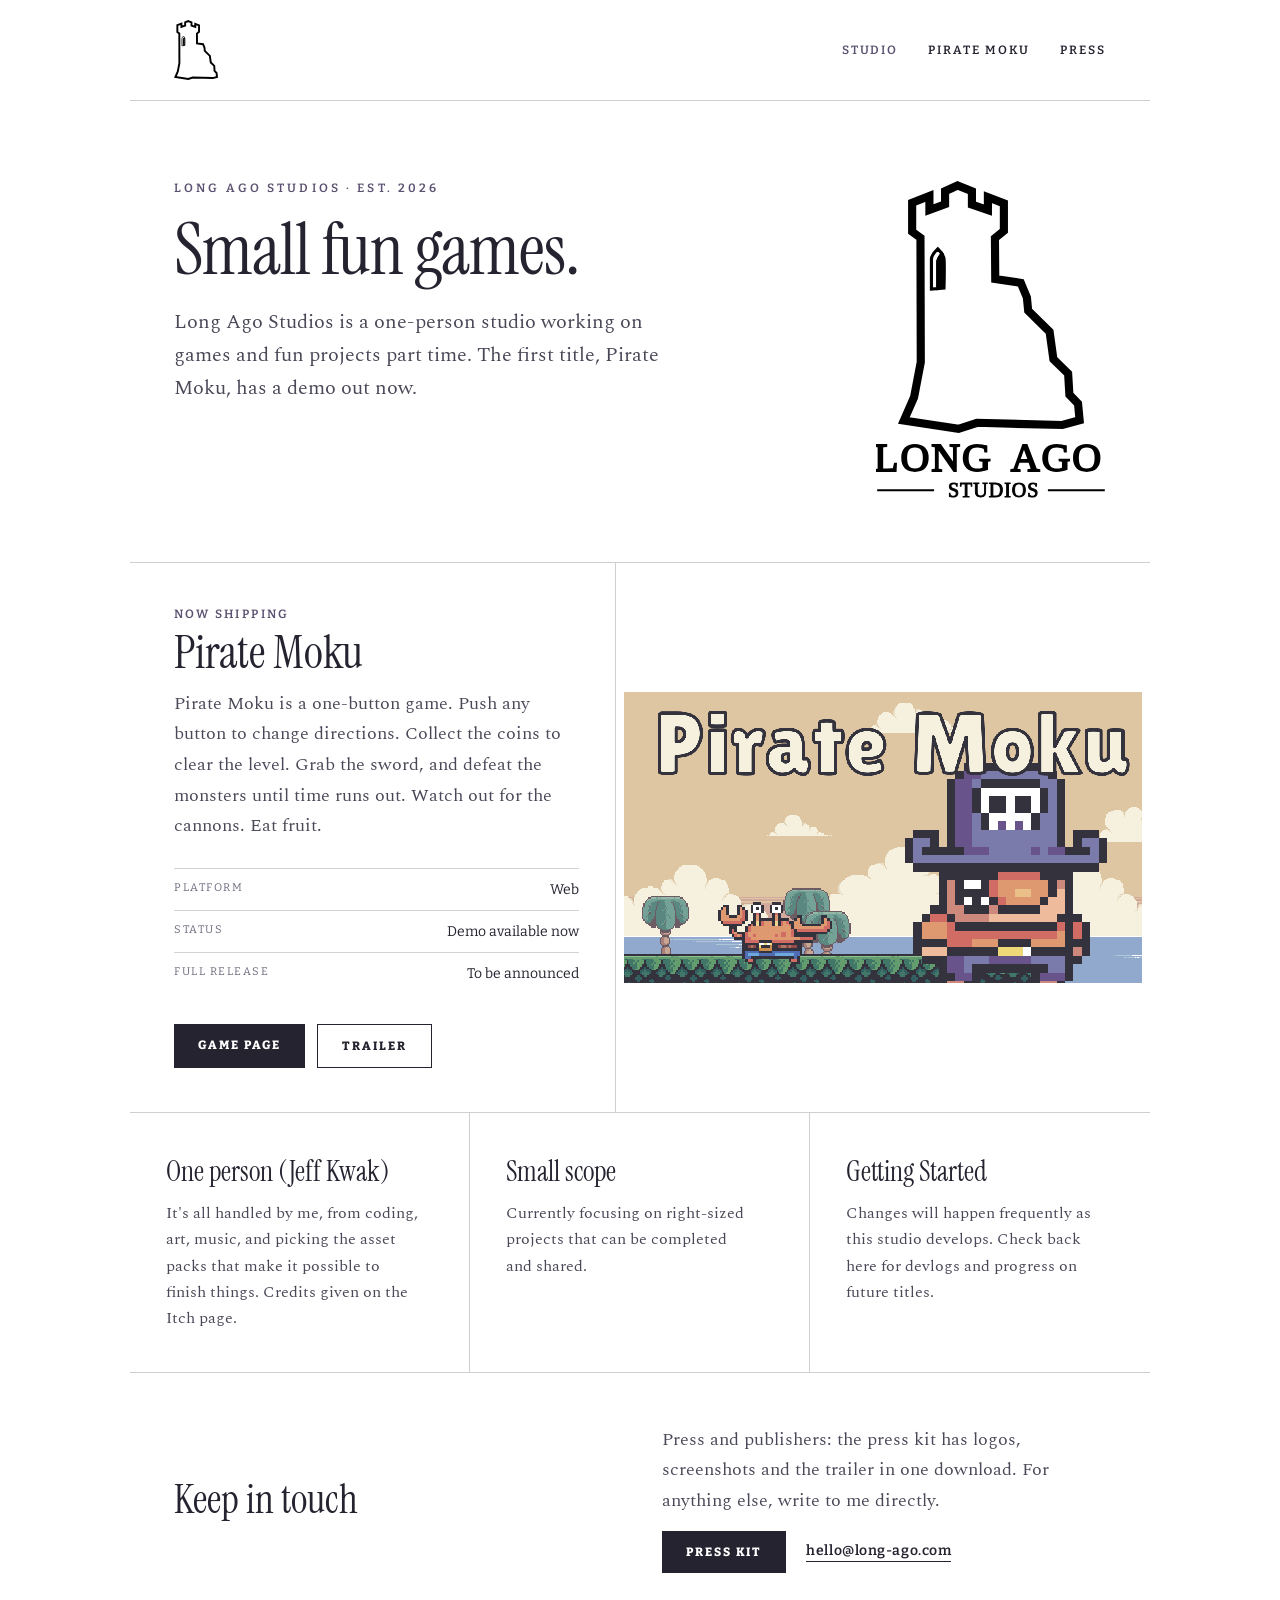
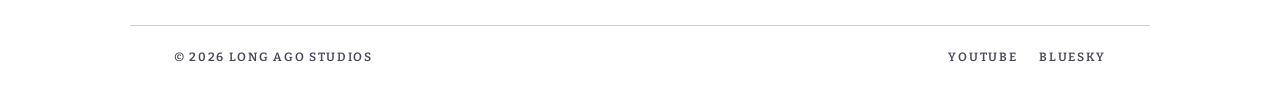
<file: index.html>
<!DOCTYPE html>
<html lang="en">

<head>
    <meta charset="utf-8">
    <meta name="viewport" content="width=device-width, initial-scale=1">
    <title>Long Ago Studios</title>
    <meta name="description"
        content="Long Ago Studios is a one-person studio working on games and fun projects part time. The first title, Pirate Moku, has a demo out now.">
    <link rel="icon" type="image/svg+xml" href="assets/logo-mark-black.svg">
    <link rel="preconnect" href="https://fonts.googleapis.com">
    <link rel="preconnect" href="https://fonts.gstatic.com" crossorigin>
    <link
        href="https://fonts.googleapis.com/css2?family=Instrument+Serif:ital@0;1&family=Spectral:ital,wght@0,300;0,400;0,600;1,400&family=Bitter:wght@400;600;800&display=swap"
        rel="stylesheet">
    <link rel="stylesheet" href="css/style.css">
    <script src="js/site-footer.js" defer></script>
</head>

<body>
    <div class="page">

        <header class="site-header">
            <a class="logo" href="index.html">
                <img src="assets/logo-mark-black.svg" alt="Long Ago Studios">
            </a>
            <nav class="site-nav">
                <a href="index.html" class="current">Studio</a>
                <a href="game-pirate-moku.html">Pirate Moku</a>
                <a href="press.html">Press</a>
            </nav>
        </header>

        <section class="hero">
            <div class="hero-copy">
                <div class="eyebrow eyebrow--wide">Long Ago Studios &middot; est. 2026</div>
                <h1>Small fun games.</h1>
                <p class="lede">Long Ago Studios is a one-person studio working on games
                    and fun projects part time. The first title, Pirate Moku, has a demo out now.</p>
            </div>
            <img class="hero-mark" src="assets/logo-black.svg" alt="Long Ago Studios mark">
        </section>

        <section class="shipping">
            <div class="shipping-copy">
                <div class="eyebrow eyebrow--tight">Now shipping</div>
                <h2>Pirate Moku</h2>
                <p class="pitch">
                    Pirate Moku is a one-button game. Push any button to change directions. Collect the coins to clear
                    the level. Grab the sword, and defeat the monsters until time runs out. Watch out for the cannons.
                    Eat fruit.</p>
                <div class="spec-table">
                    <div class="row"><span class="label">Platform</span><span>Web</span></div>
                    <div class="row"><span class="label">Status</span><span>Demo available now</span></div>
                    <div class="row"><span class="label">Full release</span><span>To be announced</span></div>
                </div>
                <div class="btn-row">
                    <a href="game-pirate-moku.html" class="btn btn-solid">Game page</a>
                    <a href="https://youtu.be/yTu9X_zhKkc" class="btn btn-outline">Trailer</a>
                </div>
            </div>
            <a href="game-pirate-moku.html" class="image-link shipping-art">
                <img class="pixelated" src="assets/pirate-moku/keyart.png" alt="Pirate Moku key art">
            </a>
        </section>

        <section class="principles">
            <div class="principle">
                <h3>One person (Jeff Kwak)</h3>
                <p>It's all handled by me, from coding, art, music, and picking
                the asset packs that make it possible to finish things. Credits
                given on the Itch page.
                </p>
            </div>
            <div class="principle">
                <h3>Small scope</h3>
                <p>Currently focusing on right-sized projects that can be
                completed and shared.</p>
            </div>
            <div class="principle">
                <h3>Getting Started</h3>
                <p>Changes will happen frequently as this studio develops. Check
                back here for devlogs and progress on future titles.</p>
            </div>
        </section>

        <section class="contact" id="press">
            <h2>Keep in touch</h2>
            <div class="contact-copy">
                <p>Press and publishers: the press kit has logos, screenshots and the trailer in one download. For
                    anything else, write to me directly.</p>
                <div class="contact-actions">
                    <a href="press.html" class="btn btn-solid">Press kit</a>
                    <a href="mailto:hello@long-ago.com" class="underline-link">hello@long-ago.com</a>
                </div>
            </div>
        </section>

        <site-footer class="site-footer" role="contentinfo"></site-footer>

    </div>
</body>

</html>
</file>
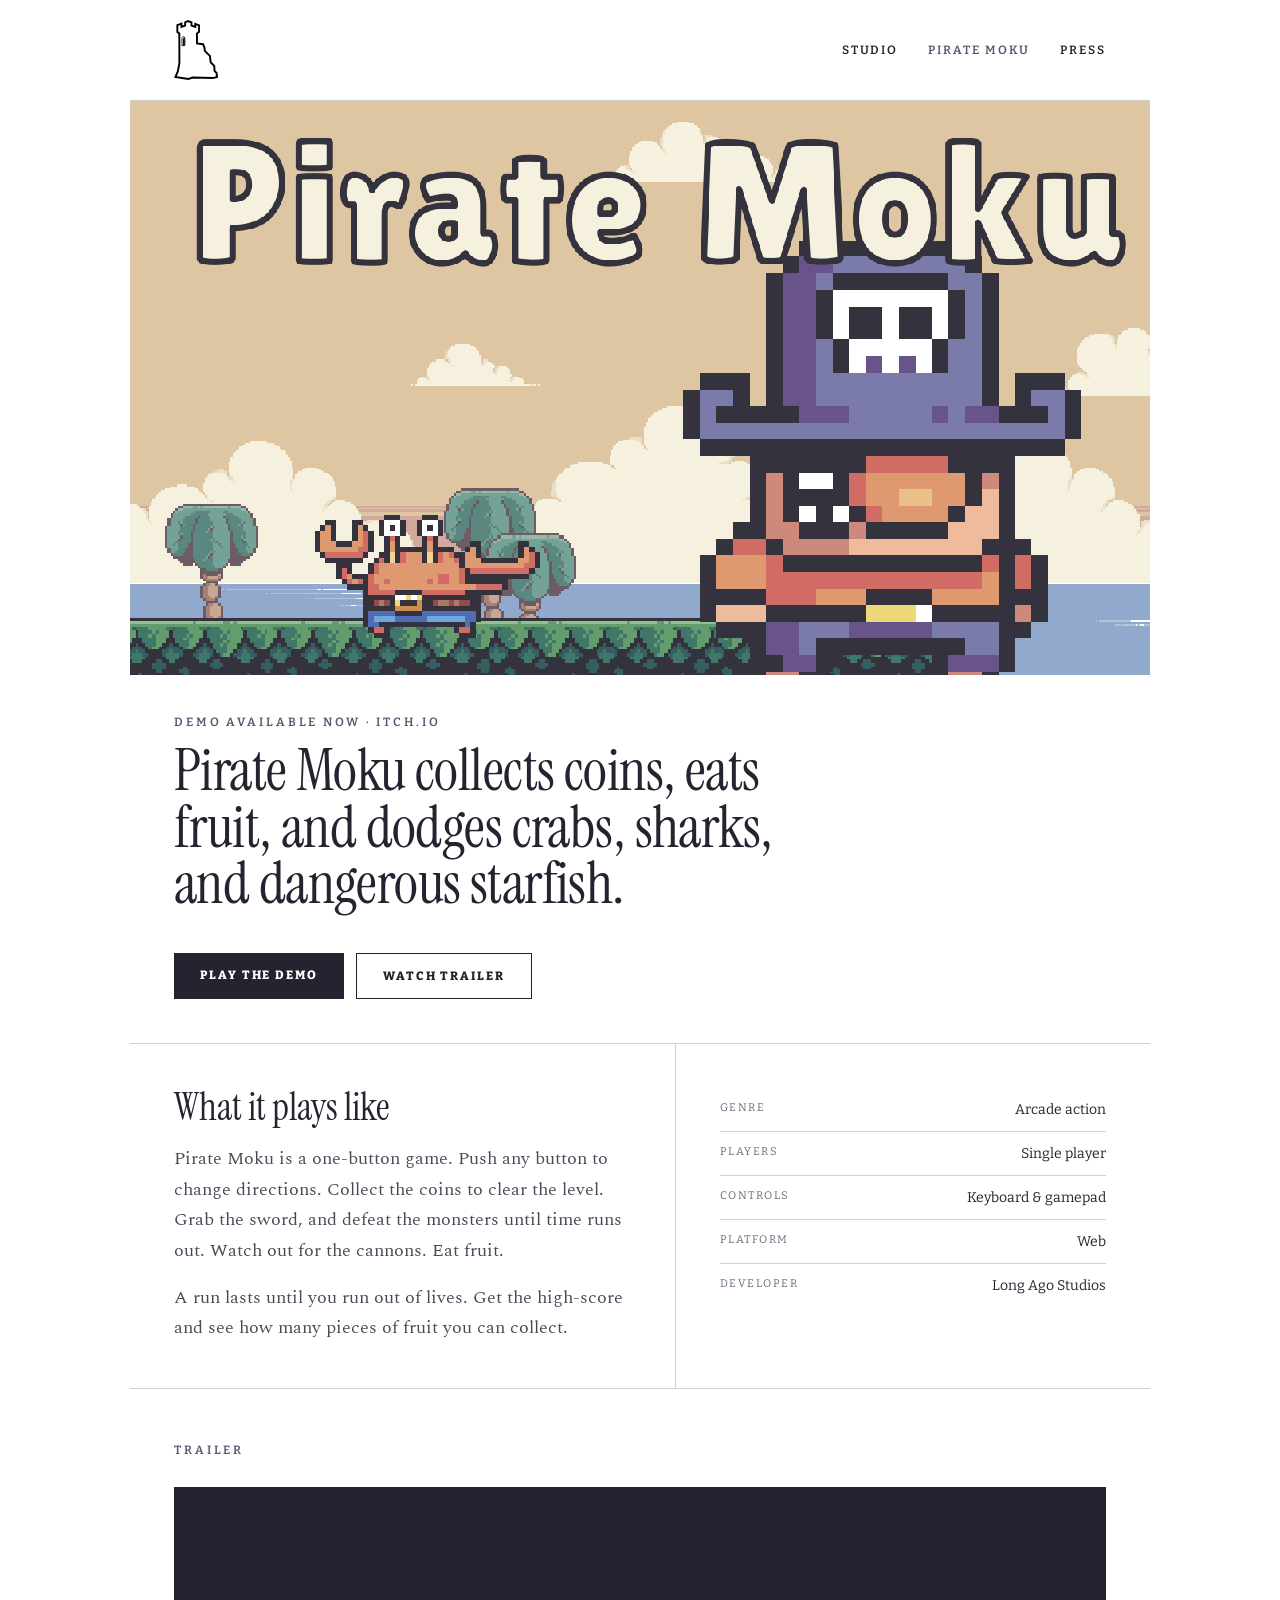
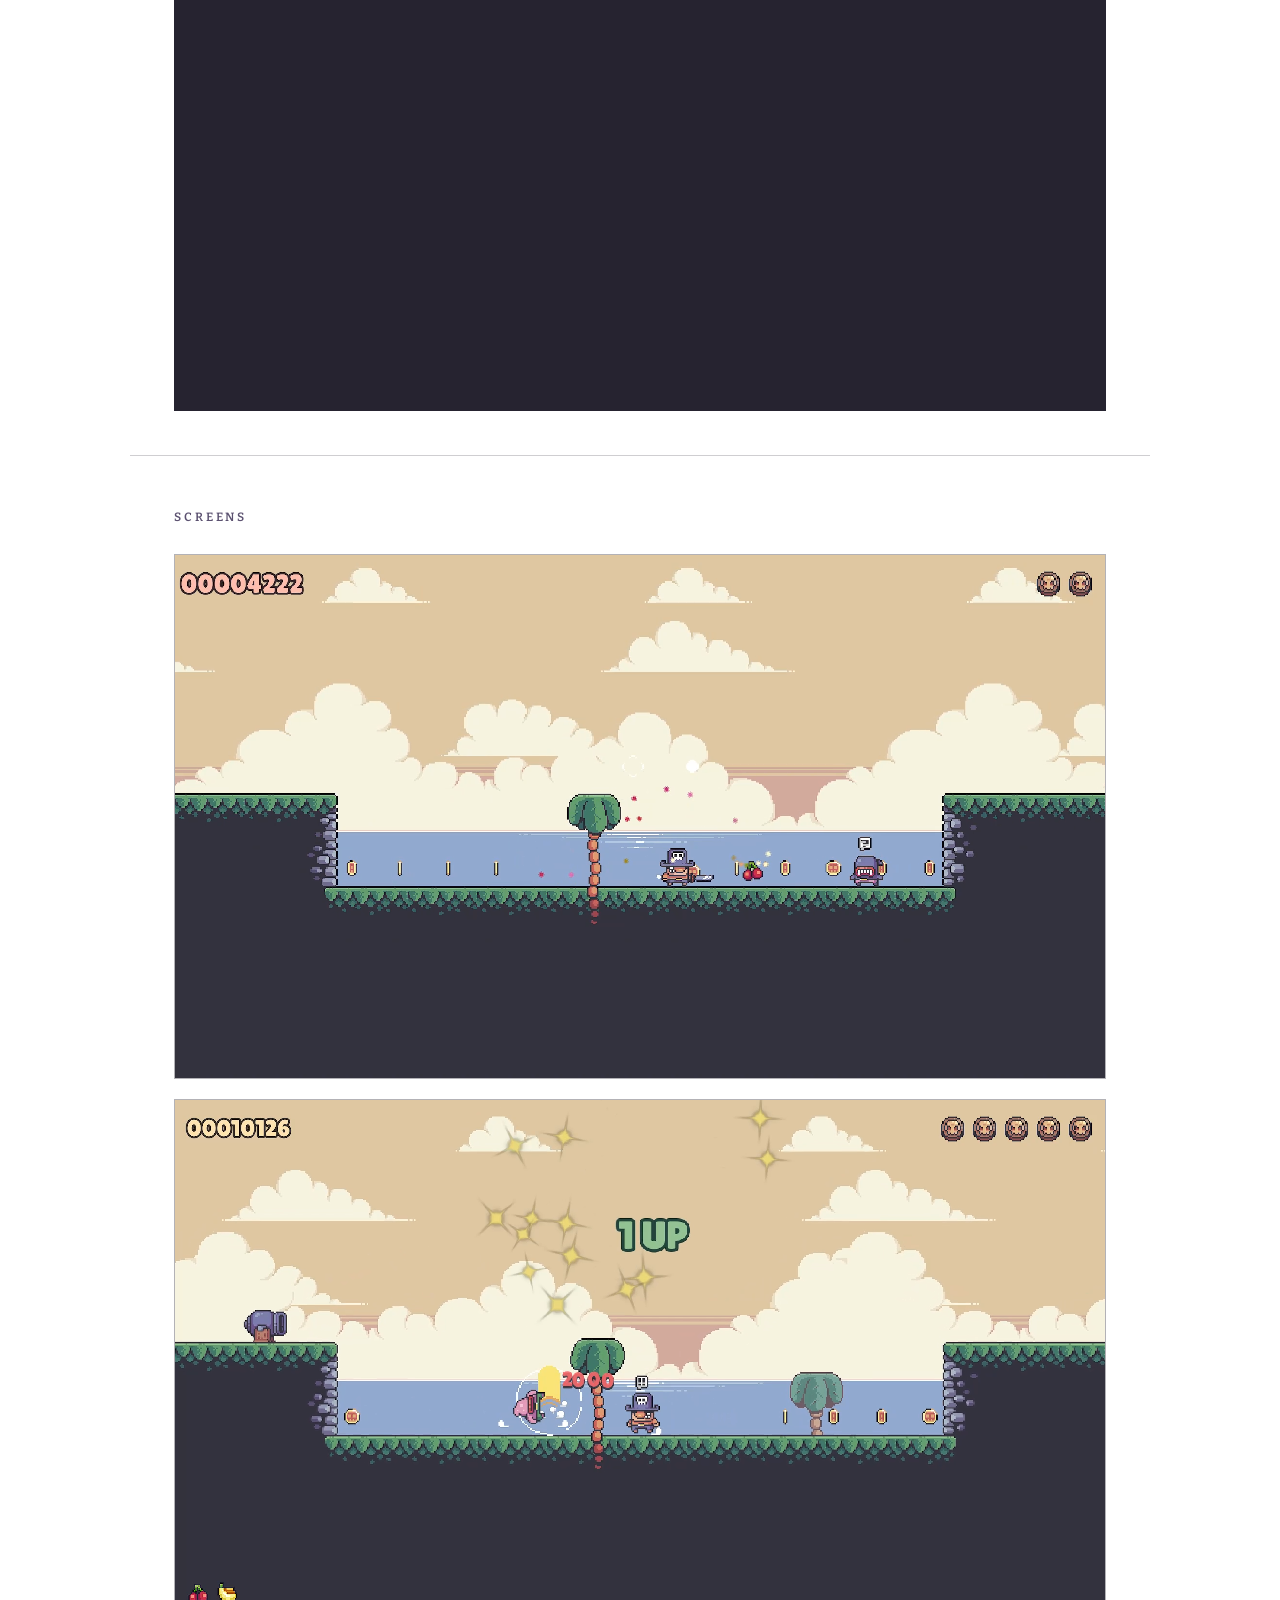
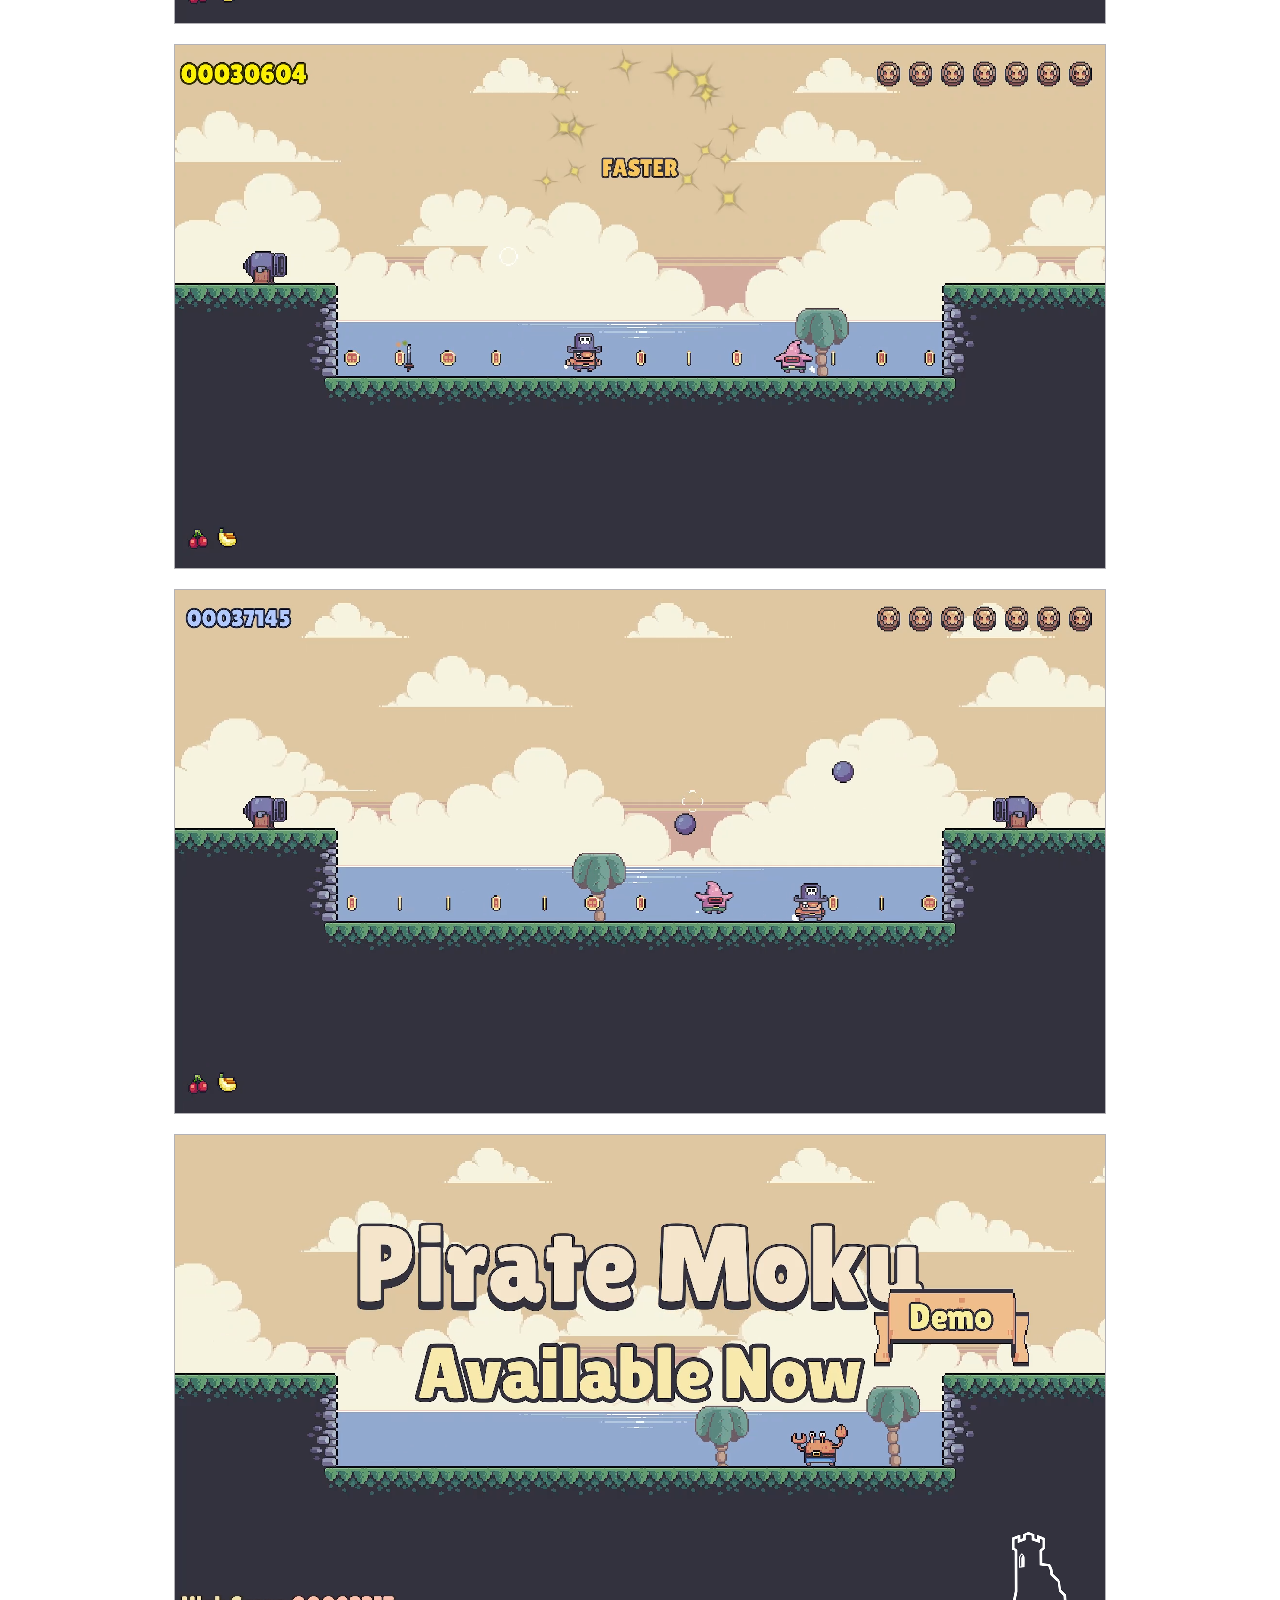
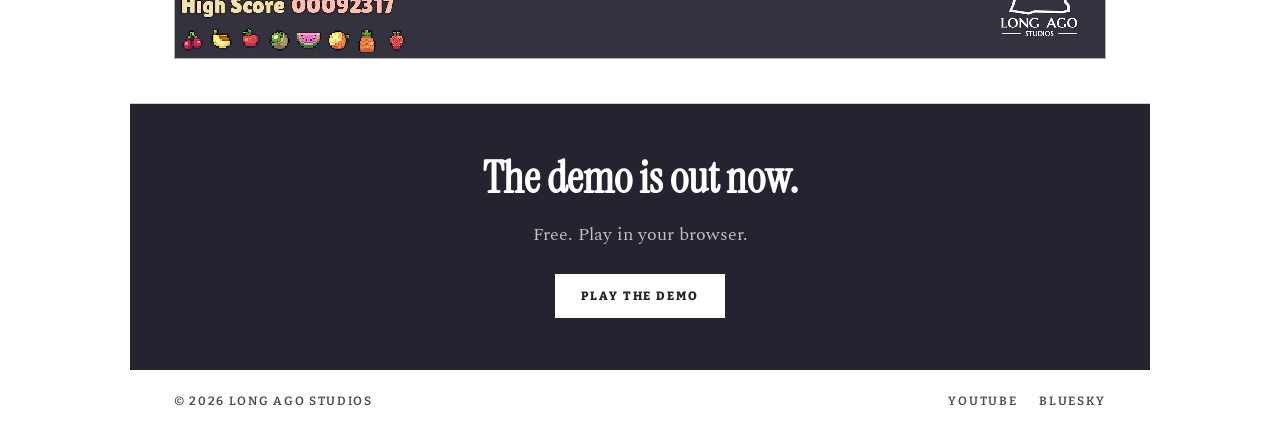
<file: game-pirate-moku.html>
<!DOCTYPE html>
<html lang="en">

<head>
    <meta charset="utf-8">
    <meta name="viewport" content="width=device-width, initial-scale=1">
    <title>Pirate Moku — Long Ago Studios</title>
    <meta name="description"
        content="Pirate Moku: a one-button pixel-art arcade action. Demo available now on Itch.io.">
    <link rel="icon" type="image/svg+xml" href="assets/logo-mark-black.svg">
    <link rel="preconnect" href="https://fonts.googleapis.com">
    <link rel="preconnect" href="https://fonts.gstatic.com" crossorigin>
    <link
        href="https://fonts.googleapis.com/css2?family=Instrument+Serif:ital@0;1&family=Spectral:ital,wght@0,300;0,400;0,600;1,400&family=Bitter:wght@400;600;800&display=swap"
        rel="stylesheet">
    <link rel="stylesheet" href="css/style.css">
    <script src="js/site-footer.js" defer></script>
</head>

<body>
    <div class="page">

        <header class="site-header">
            <a class="logo" href="index.html">
                <img src="assets/logo-mark-black.svg" alt="Long Ago Studios">
            </a>
            <nav class="site-nav">
                <a href="index.html">Studio</a>
                <a href="game-pirate-moku.html" class="current">Pirate Moku</a>
                <a href="press.html">Press</a>
            </nav>
        </header>

        <img class="pixelated" src="assets/pirate-moku/keyart.png" alt="Pirate Moku key art">

        <section class="headline-band">
            <div class="headline-band-copy">
                <div class="eyebrow">Demo available now &middot; itch.io</div>
                <h1>Pirate Moku collects coins, eats fruit, and dodges crabs, sharks, and
                    dangerous starfish.</h1>
            </div>
            <div class="btn-row">
                <a href="https://long-ago-studios.itch.io/pirate-moku" class="btn btn-solid btn--lg">Play the demo</a>
                <a href="https://youtu.be/yTu9X_zhKkc" class="btn btn-outline btn--lg">Watch trailer</a>
            </div>
        </section>

        <section class="plays-like">
            <div class="plays-like-copy">
                <h2>What it plays like</h2>
                <p>
                    Pirate Moku is a one-button game. Push any button to change directions. Collect the coins to clear
                    the level. Grab the sword, and defeat the monsters until time runs out. Watch out for the cannons.
                    Eat fruit.</p>
                <p>A run lasts until you run out of lives. Get the high-score
                    and see how many pieces of fruit you can collect.</p>
            </div>
            <div class="plays-like-specs">
                <div class="spec-table rules-below">
                    <div class="row"><span class="label">Genre</span><span>Arcade action</span></div>
                    <div class="row"><span class="label">Players</span><span>Single player</span></div>
                    <div class="row"><span class="label">Controls</span><span>Keyboard &amp; gamepad</span></div>
                    <div class="row"><span class="label">Platform</span><span>Web</span></div>
                    <div class="row"><span class="label">Developer</span><span>Long Ago Studios</span></div>
                </div>
            </div>
        </section>

        <section class="trailer-section">
            <h2 class="eyebrow">Trailer</h2>
            <div class="trailer-frame">
                <iframe src="https://www.youtube-nocookie.com/embed/yTu9X_zhKkc" title="Pirate Moku trailer"
                    allow="accelerometer; autoplay; clipboard-write; encrypted-media; picture-in-picture"
                    allowfullscreen loading="lazy"></iframe>
            </div>
        </section>

        <section class="screens-section">
            <h2 class="eyebrow">Screens</h2>
            <img class="pixelated" src="assets/pirate-moku/shot-01.png" alt="Pirate Moku gameplay">
            <img class="pixelated" src="assets/pirate-moku/shot-02.png" alt="Pirate Moku gameplay, defeating a starfish enemy for a 1UP">
            <img class="pixelated" src="assets/pirate-moku/shot-03.png" alt="Pirate Moku gameplay, level speeding up">
            <img class="pixelated" src="assets/pirate-moku/shot-05.png" alt="Pirate Moku gameplay, dodging cannon fire">
            <img class="pixelated" src="assets/pirate-moku/shot-04.png" alt="Pirate Moku demo screen">
        </section>

        <section class="demo-callout on-dark">
            <h2>The demo is out now.</h2>
            <p>Free. Play in your browser.</p>
            <div class="btn-row">
                <a href="https://long-ago-studios.itch.io/pirate-moku" class="btn btn-solid btn--lg">Play the demo</a>
                <!-- <a href="#" class="btn btn-outline btn--lg">Wishlist</a> -->
            </div>
        </section>

        <site-footer class="site-footer" role="contentinfo"></site-footer>

    </div>
</body>

</html>
</file>
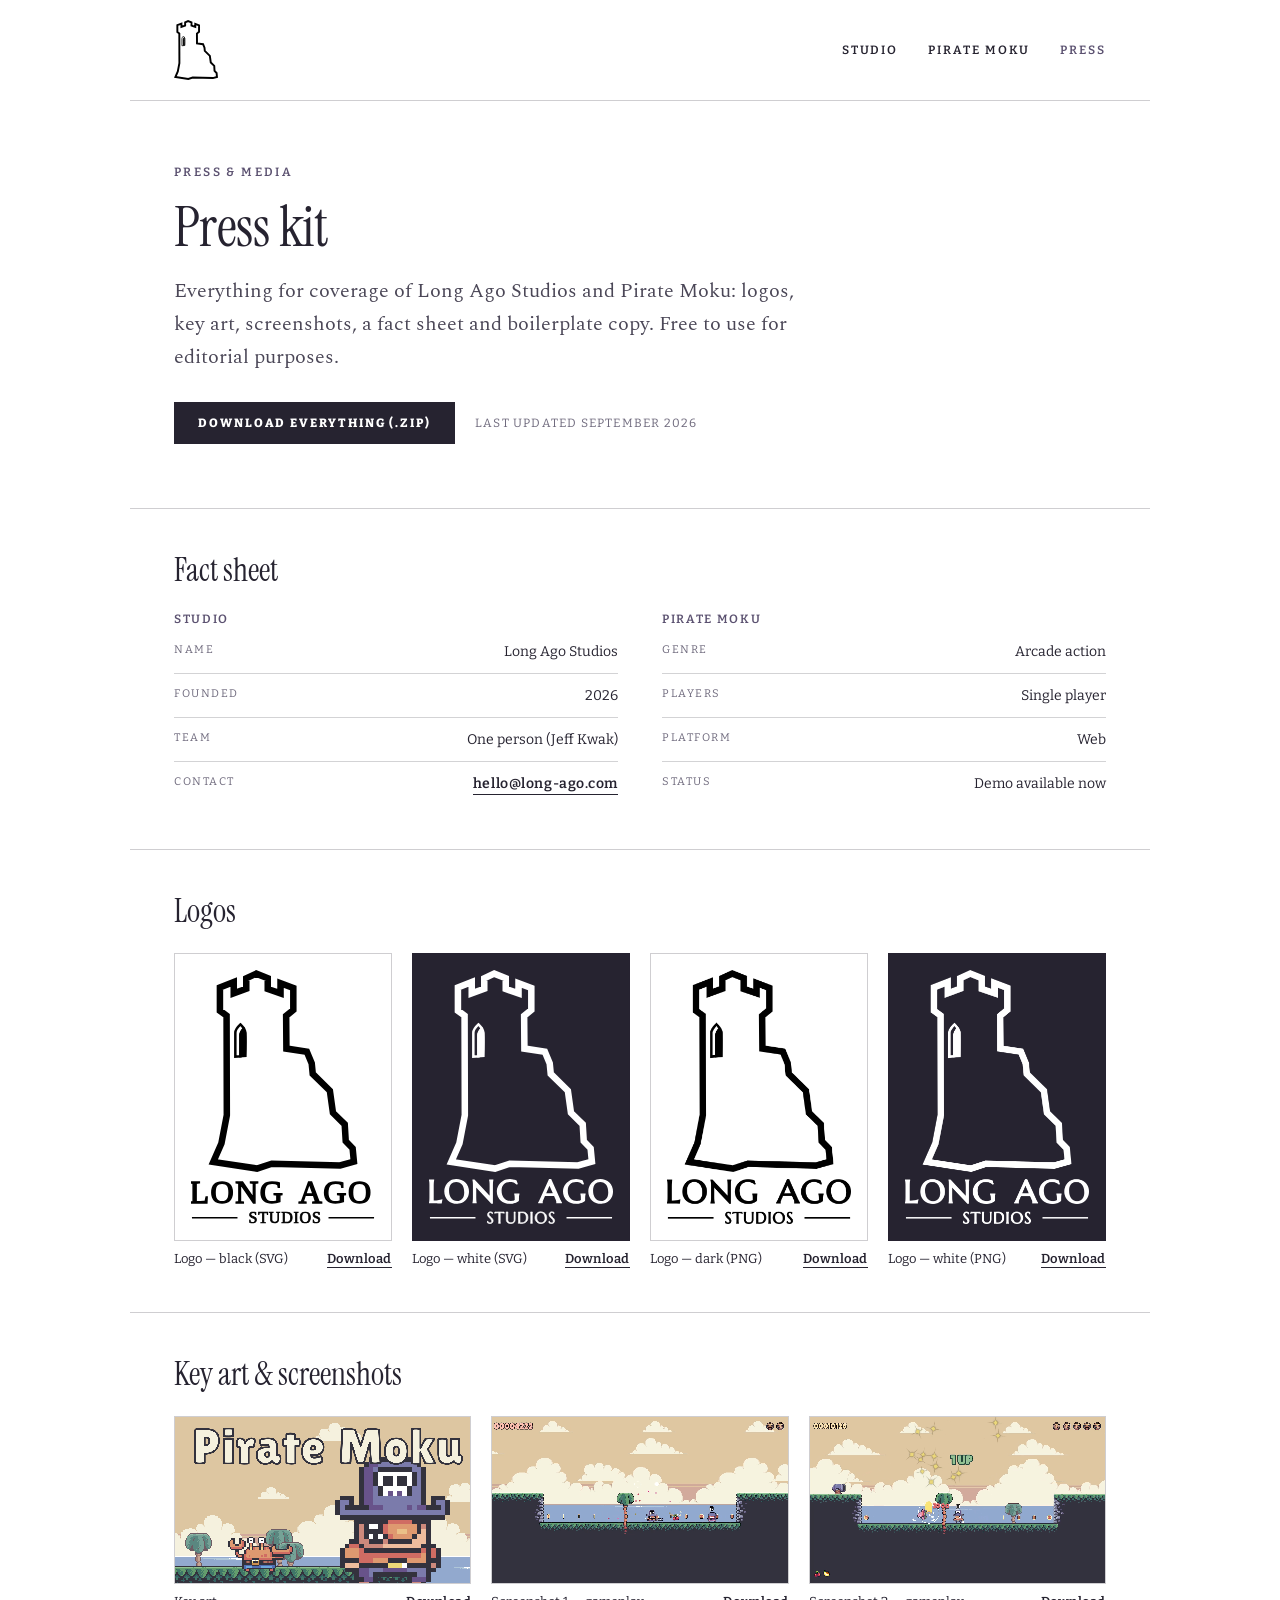
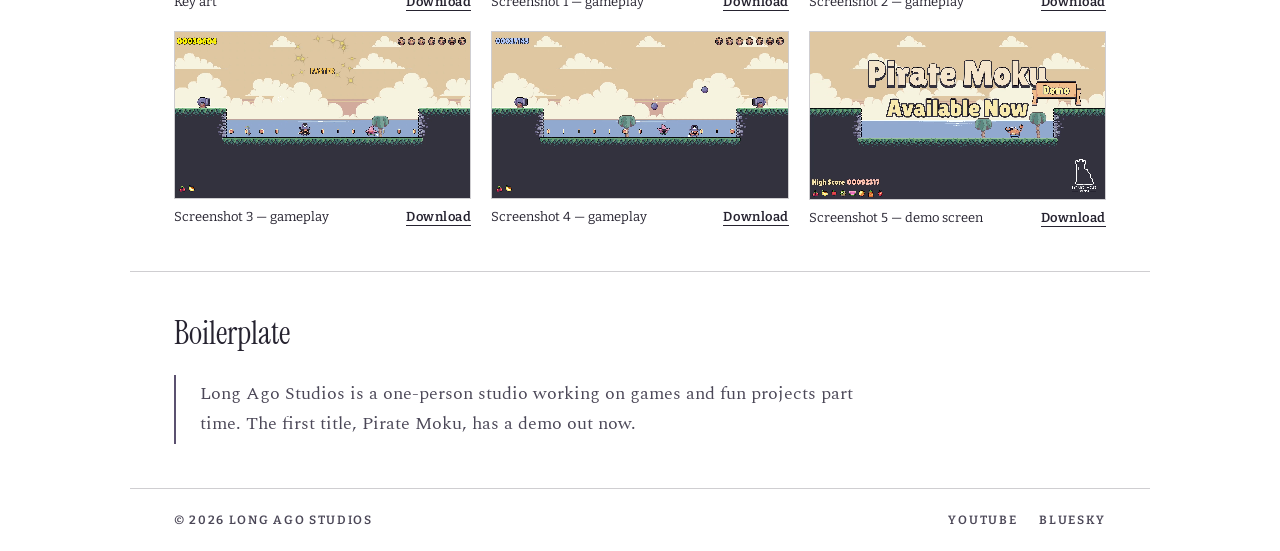
<file: press.html>
<!DOCTYPE html>
<html lang="en">

<head>
    <meta charset="utf-8">
    <meta name="viewport" content="width=device-width, initial-scale=1">
    <title>Press Kit — Long Ago Studios</title>
    <meta name="description"
        content="Press kit for Long Ago Studios and Pirate Moku: logos, key art, screenshots, fact sheet and boilerplate copy.">
    <link rel="icon" type="image/svg+xml" href="assets/logo-mark-black.svg">
    <link rel="preconnect" href="https://fonts.googleapis.com">
    <link rel="preconnect" href="https://fonts.gstatic.com" crossorigin>
    <link
        href="https://fonts.googleapis.com/css2?family=Instrument+Serif:ital@0;1&family=Spectral:ital,wght@0,300;0,400;0,600;1,400&family=Bitter:wght@400;600;800&display=swap"
        rel="stylesheet">
    <link rel="stylesheet" href="css/style.css">
    <script src="js/site-footer.js" defer></script>
</head>

<body>
    <div class="page">

        <header class="site-header">
            <a class="logo" href="index.html">
                <img src="assets/logo-mark-black.svg" alt="Long Ago Studios">
            </a>
            <nav class="site-nav">
                <a href="index.html">Studio</a>
                <a href="game-pirate-moku.html">Pirate Moku</a>
                <a href="press.html" class="current">Press</a>
            </nav>
        </header>

        <section class="press-hero">
            <div class="eyebrow eyebrow--tight">Press &amp; media</div>
            <h1>Press kit</h1>
            <p class="lede">Everything for coverage of Long Ago Studios and Pirate Moku: logos, key art,
                screenshots, a fact sheet and boilerplate copy. Free to use for editorial purposes.</p>
            <div class="btn-row">
                <a href="assets/press/long-ago-studios-press-kit.zip" class="btn btn-solid" download>Download
                    everything (.zip)</a>
                <span class="updated">Last updated September 2026</span>
            </div>
        </section>

        <section class="press-section">
            <h2>Fact sheet</h2>
            <div class="fact-columns">
                <div>
                    <h3>Studio</h3>
                    <div class="spec-table rules-below">
                        <div class="row"><span class="label">Name</span><span>Long Ago Studios</span></div>
                        <div class="row"><span class="label">Founded</span><span>2026</span></div>
                        <div class="row"><span class="label">Team</span><span>One person (Jeff Kwak)</span></div>
                        <div class="row"><span class="label">Contact</span><span><a
                                    href="mailto:hello@long-ago.com"
                                    class="underline-link">hello@long-ago.com</a></span></div>
                    </div>
                </div>
                <div>
                    <h3>Pirate Moku</h3>
                    <div class="spec-table rules-below">
                        <div class="row"><span class="label">Genre</span><span>Arcade action</span></div>
                        <div class="row"><span class="label">Players</span><span>Single player</span></div>
                        <div class="row"><span class="label">Platform</span><span>Web</span></div>
                        <div class="row"><span class="label">Status</span><span>Demo available now</span></div>
                    </div>
                </div>
            </div>
        </section>

        <section class="press-section">
            <h2>Logos</h2>
            <div class="asset-grid">
                <div class="asset-card">
                    <div class="asset-thumb light">
                        <img src="assets/logo-black.svg" alt="Long Ago Studios logo, black on light">
                    </div>
                    <div class="asset-meta">
                        <span class="name">Logo — black (SVG)</span>
                        <a href="assets/logo-black.svg" download>Download</a>
                    </div>
                </div>
                <div class="asset-card">
                    <div class="asset-thumb dark">
                        <img src="assets/logo-white.svg" alt="Long Ago Studios logo, white on dark">
                    </div>
                    <div class="asset-meta">
                        <span class="name">Logo — white (SVG)</span>
                        <a href="assets/logo-white.svg" download>Download</a>
                    </div>
                </div>
                <div class="asset-card">
                    <div class="asset-thumb light">
                        <img src="assets/logo-dark.png" alt="Long Ago Studios logo, dark, PNG">
                    </div>
                    <div class="asset-meta">
                        <span class="name">Logo — dark (PNG)</span>
                        <a href="assets/logo-dark.png" download>Download</a>
                    </div>
                </div>
                <div class="asset-card">
                    <div class="asset-thumb dark">
                        <img src="assets/logo-white.png" alt="Long Ago Studios logo, white, PNG">
                    </div>
                    <div class="asset-meta">
                        <span class="name">Logo — white (PNG)</span>
                        <a href="assets/logo-white.png" download>Download</a>
                    </div>
                </div>
            </div>
        </section>

        <section class="press-section">
            <h2>Key art &amp; screenshots</h2>
            <div class="asset-grid asset-grid--wide">
                <div class="asset-card">
                    <div class="asset-thumb photo">
                        <img class="pixelated" src="assets/pirate-moku/keyart.png" alt="Pirate Moku key art">
                    </div>
                    <div class="asset-meta">
                        <span class="name">Key art</span>
                        <a href="assets/pirate-moku/keyart.png" download>Download</a>
                    </div>
                </div>
                <div class="asset-card">
                    <div class="asset-thumb photo">
                        <img class="pixelated" src="assets/pirate-moku/shot-01.png" alt="Pirate Moku gameplay screenshot">
                    </div>
                    <div class="asset-meta">
                        <span class="name">Screenshot 1 — gameplay</span>
                        <a href="assets/pirate-moku/shot-01.png" download>Download</a>
                    </div>
                </div>
                <div class="asset-card">
                    <div class="asset-thumb photo">
                        <img class="pixelated" src="assets/pirate-moku/shot-02.png" alt="Pirate Moku gameplay, defeating a starfish enemy for a 1UP">
                    </div>
                    <div class="asset-meta">
                        <span class="name">Screenshot 2 — gameplay</span>
                        <a href="assets/pirate-moku/shot-02.png" download>Download</a>
                    </div>
                </div>
                <div class="asset-card">
                    <div class="asset-thumb photo">
                        <img class="pixelated" src="assets/pirate-moku/shot-03.png" alt="Pirate Moku gameplay, level speeding up">
                    </div>
                    <div class="asset-meta">
                        <span class="name">Screenshot 3 — gameplay</span>
                        <a href="assets/pirate-moku/shot-03.png" download>Download</a>
                    </div>
                </div>
                <div class="asset-card">
                    <div class="asset-thumb photo">
                        <img class="pixelated" src="assets/pirate-moku/shot-05.png" alt="Pirate Moku gameplay, dodging cannon fire">
                    </div>
                    <div class="asset-meta">
                        <span class="name">Screenshot 4 — gameplay</span>
                        <a href="assets/pirate-moku/shot-05.png" download>Download</a>
                    </div>
                </div>
                <div class="asset-card">
                    <div class="asset-thumb photo">
                        <img class="pixelated" src="assets/pirate-moku/shot-04.png" alt="Pirate Moku demo screen">
                    </div>
                    <div class="asset-meta">
                        <span class="name">Screenshot 5 — demo screen</span>
                        <a href="assets/pirate-moku/shot-04.png" download>Download</a>
                    </div>
                </div>
            </div>
        </section>

        <section class="press-section">
            <h2>Boilerplate</h2>
            <div class="boilerplate">
                <p>Long Ago Studios is a one-person studio working on games and fun projects part time. The first title, Pirate Moku, has a demo out now.</p>
            </div>
        </section>

        <site-footer class="site-footer" role="contentinfo"></site-footer>

    </div>
</body>

</html>
</file>
<file: css/style.css>
/* Long Ago Studios — shared site styles
   Tokens and structure per design_handoff_long_ago_site/README.md */

:root {
  --ground: #ffffff;
  --ink: #262330;
  --ink-75: #4b4757;
  --ink-55: #6f6a7d;
  --plum: #5B5170;
  --rust: #C8663C;
  --hairline: rgba(38, 35, 48, 0.22);
  --hairline-strong: rgba(38, 35, 48, 0.35);
  --table-rule: rgba(38, 35, 48, 0.2);
  --wash: #CFCDD6;
  --on-dark-body: rgba(223, 222, 227, 0.85);
  --on-dark-border: rgba(223, 222, 227, 0.45);

  --font-display: 'Instrument Serif', Georgia, serif;
  --font-body: Spectral, Georgia, serif;
  --font-label: Bitter, sans-serif;
}

* { box-sizing: border-box; }

body {
  margin: 0;
  background: var(--ground);
  color: var(--ink);
  font-family: var(--font-body);
}

a {
  color: inherit;
  text-decoration: none;
}

a:hover {
  color: var(--rust);
}

img { max-width: 100%; }

.page {
  max-width: 1020px;
  margin: 0 auto;
  background: var(--ground);
  color: var(--ink);
}

p { text-wrap: pretty; }

.eyebrow {
  font-family: var(--font-label);
  font-size: 12px;
  font-weight: 600;
  letter-spacing: 0.24em;
  text-transform: uppercase;
  color: var(--plum);
}

.eyebrow--wide { letter-spacing: 0.26em; }
.eyebrow--tight { letter-spacing: 0.2em; }

/* Header / nav */

.site-header {
  display: flex;
  justify-content: space-between;
  align-items: center;
  padding: 20px 44px;
  border-bottom: 1px solid var(--hairline);
  flex-wrap: wrap;
  gap: 16px;
}

.site-header .logo img {
  height: 60px;
  width: auto;
  display: block;
}

.site-nav {
  display: flex;
  flex-wrap: wrap;
  gap: 30px;
  font-family: var(--font-label);
  font-size: 12px;
  font-weight: 600;
  letter-spacing: 0.16em;
  text-transform: uppercase;
}

.site-nav a {
  padding: 4px 0;
}

.site-nav a.current {
  color: var(--plum);
}

/* Buttons */

.btn {
  display: inline-block;
  flex: 0 0 auto;
  white-space: nowrap;
  padding: 14px 24px;
  font-family: var(--font-label);
  font-size: 12px;
  font-weight: 800;
  letter-spacing: 0.16em;
  text-transform: uppercase;
  transition: background-color 150ms ease, border-color 150ms ease, color 150ms ease;
}

.btn--lg { padding: 15px 26px; }

.btn-solid {
  background: var(--ink);
  color: var(--ground);
}

.btn-solid:hover {
  background: var(--rust);
  color: var(--ground);
}

.btn-outline {
  border: 1px solid var(--ink);
}

.btn-outline:hover {
  background: var(--wash);
  color: var(--ink);
}

.btn-row {
  display: flex;
  gap: 12px;
  flex-wrap: wrap;
}

/* On dark backgrounds */

.on-dark .btn-solid {
  background: var(--ground);
  color: var(--ink);
}

.on-dark .btn-solid:hover {
  background: var(--rust);
  color: var(--ground);
}

.on-dark .btn-outline {
  border: 1px solid var(--on-dark-border);
}

.on-dark .btn-outline:hover {
  border-color: var(--ground);
  background: none;
}

/* Spec tables */

.spec-table {
  display: flex;
  flex-direction: column;
  font-family: var(--font-label);
  font-size: 14px;
}

.spec-table .row {
  display: flex;
  justify-content: space-between;
  padding: 12px 0;
  border-top: 1px solid var(--table-rule);
}

.spec-table.rules-below .row {
  border-top: none;
  border-bottom: 1px solid var(--table-rule);
  padding: 13px 0;
}

.spec-table.rules-below .row:last-child {
  border-bottom: none;
}

.spec-table .label {
  font-size: 11px;
  letter-spacing: 0.14em;
  text-transform: uppercase;
  color: var(--ink-55);
}

/* Email / underline link */

.underline-link {
  font-family: var(--font-label);
  font-size: 14px;
  font-weight: 600;
  letter-spacing: 0.04em;
  border-bottom: 1px solid var(--ink);
  padding-bottom: 2px;
}

.underline-link:hover {
  color: var(--rust);
  border-color: var(--rust);
}

/* Image links */

.image-link {
  display: block;
  transition: opacity 150ms ease;
}

.image-link:hover {
  opacity: 0.94;
  color: inherit;
}

/* Pixel art */

.pixelated {
  image-rendering: pixelated;
  display: block;
  width: 100%;
}

/* Footer */

.site-footer {
  display: flex;
  justify-content: space-between;
  align-items: center;
  padding: 24px 44px;
  font-family: var(--font-label);
  font-size: 12px;
  font-weight: 600;
  letter-spacing: 0.14em;
  text-transform: uppercase;
  color: var(--ink-75);
  flex-wrap: wrap;
  gap: 12px;
}

.site-footer .socials {
  display: flex;
  gap: 22px;
}

/* ---------------------------------------------------------------- */
/* Studio page                                                       */
/* ---------------------------------------------------------------- */

.hero {
  display: grid;
  grid-template-columns: minmax(0, 1.25fr) minmax(0, 1fr);
  gap: 56px;
  align-items: start;
  padding: 80px 44px 64px;
  border-bottom: 1px solid var(--hairline);
}

.hero-copy {
  display: flex;
  flex-direction: column;
  gap: 20px;
}

.hero h1 {
  margin: 0;
  font-family: var(--font-display);
  font-weight: 400;
  font-size: 72px;
  line-height: 0.98;
  letter-spacing: -0.015em;
}

.hero .lede {
  margin: 0;
  max-width: 560px;
  font-size: 20px;
  line-height: 1.65;
  color: var(--ink-75);
}

.hero-mark {
  width: 100%;
  max-width: 230px;
  justify-self: end;
  display: block;
}

.shipping {
  display: grid;
  grid-template-columns: minmax(0, 1fr) minmax(0, 1.1fr);
  border-bottom: 1px solid var(--hairline);
}

.shipping-copy {
  padding: 44px 36px 44px 44px;
  border-right: 1px solid var(--hairline);
  display: flex;
  flex-direction: column;
  gap: 8px;
}

.shipping-copy h2 {
  margin: 0;
  font-family: var(--font-display);
  font-weight: 400;
  font-size: 46px;
  line-height: 1;
}

.shipping-copy .pitch {
  margin: 0;
  padding-top: 6px;
  font-size: 18px;
  line-height: 1.7;
  color: var(--ink-75);
}

.shipping-copy .spec-table {
  padding-top: 18px;
}

.shipping-copy .btn-row {
  padding-top: 22px;
}

.shipping-art {
  align-self: center;
  padding: 0 8px;
}

.principles {
  display: grid;
  grid-template-columns: repeat(3, minmax(0, 1fr));
  border-bottom: 1px solid var(--hairline);
}

.principle {
  padding: 40px 36px;
  border-right: 1px solid var(--hairline);
  display: flex;
  flex-direction: column;
  gap: 10px;
}

.principle:last-child {
  border-right: none;
}

.principle h3 {
  margin: 0;
  font-family: var(--font-display);
  font-weight: 400;
  font-size: 28px;
}

.principle p {
  margin: 0;
  font-size: 16px;
  line-height: 1.65;
  color: var(--ink-75);
}

.contact {
  padding: 52px 44px;
  display: grid;
  grid-template-columns: minmax(0, 1fr) minmax(0, 1fr);
  gap: 44px;
  align-items: center;
  border-bottom: 1px solid var(--hairline);
}

.contact h2 {
  margin: 0;
  font-family: var(--font-display);
  font-weight: 400;
  font-size: 40px;
  line-height: 1.05;
}

.contact-copy {
  display: flex;
  flex-direction: column;
  gap: 14px;
}

.contact-copy p {
  margin: 0;
  font-size: 18px;
  line-height: 1.7;
  color: var(--ink-75);
}

.contact-actions {
  display: flex;
  flex-wrap: wrap;
  align-items: center;
  gap: 20px;
}

/* ---------------------------------------------------------------- */
/* Game page                                                          */
/* ---------------------------------------------------------------- */

.headline-band {
  padding: 40px 44px 44px;
  display: flex;
  justify-content: space-between;
  align-items: flex-end;
  gap: 40px;
  flex-wrap: wrap;
  border-bottom: 1px solid var(--hairline);
}

.headline-band-copy {
  max-width: 620px;
  display: flex;
  flex-direction: column;
  gap: 14px;
}

.headline-band h1 {
  margin: 0;
  font-family: var(--font-display);
  font-weight: 400;
  font-size: 58px;
  line-height: 0.98;
  letter-spacing: -0.01em;
}

.plays-like {
  display: grid;
  grid-template-columns: minmax(0, 1.15fr) minmax(0, 1fr);
  border-bottom: 1px solid var(--hairline);
}

.plays-like-copy {
  padding: 44px;
  border-right: 1px solid var(--hairline);
  display: flex;
  flex-direction: column;
  gap: 16px;
}

.plays-like-copy h2 {
  margin: 0;
  font-family: var(--font-display);
  font-weight: 400;
  font-size: 38px;
  line-height: 1.05;
}

.plays-like-copy p {
  margin: 0;
  font-size: 18px;
  line-height: 1.7;
  color: var(--ink-75);
}

.plays-like-specs {
  padding: 44px;
}

.trailer-section,
.screens-section {
  padding: 44px;
  display: flex;
  flex-direction: column;
  gap: 20px;
  border-bottom: 1px solid var(--hairline);
}

.trailer-frame {
  position: relative;
  width: 100%;
  aspect-ratio: 16 / 9;
  background: var(--ink);
}

.trailer-frame iframe {
  position: absolute;
  inset: 0;
  width: 100%;
  height: 100%;
  border: 0;
  display: block;
}

.screens-section img {
  border: 1px solid var(--hairline-strong);
}

.demo-callout {
  padding: 52px 44px;
  display: flex;
  flex-direction: column;
  align-items: center;
  gap: 20px;
  background: var(--ink);
  color: var(--ground);
}

.demo-callout h2 {
  margin: 0;
  font-family: var(--font-display);
  font-size: 44px;
  line-height: 1;
  text-align: center;
}

.demo-callout p {
  margin: 0;
  max-width: 520px;
  text-align: center;
  font-size: 18px;
  line-height: 1.65;
  color: var(--on-dark-body);
}

.demo-callout .btn-row {
  padding-top: 4px;
}

/* ---------------------------------------------------------------- */
/* Press page                                                         */
/* ---------------------------------------------------------------- */

.press-hero {
  padding: 64px 44px;
  display: flex;
  flex-direction: column;
  gap: 20px;
  border-bottom: 1px solid var(--hairline);
}

.press-hero h1 {
  margin: 0;
  font-family: var(--font-display);
  font-weight: 400;
  font-size: 56px;
  line-height: 1;
  letter-spacing: -0.01em;
}

.press-hero .lede {
  margin: 0;
  max-width: 640px;
  font-size: 20px;
  line-height: 1.65;
  color: var(--ink-75);
}

.press-hero .btn-row {
  padding-top: 8px;
  align-items: center;
  gap: 20px;
}

.press-hero .updated {
  font-family: var(--font-label);
  font-size: 12px;
  letter-spacing: 0.1em;
  text-transform: uppercase;
  color: var(--ink-55);
}

.press-section {
  padding: 44px;
  border-bottom: 1px solid var(--hairline);
}

.press-section h2 {
  margin: 0 0 24px;
  font-family: var(--font-display);
  font-weight: 400;
  font-size: 32px;
  line-height: 1.1;
}

.fact-columns {
  display: grid;
  grid-template-columns: minmax(0, 1fr) minmax(0, 1fr);
  gap: 44px;
}

.fact-columns h3 {
  margin: 0 0 4px;
  font-family: var(--font-label);
  font-size: 12px;
  font-weight: 600;
  letter-spacing: 0.14em;
  text-transform: uppercase;
  color: var(--plum);
}

.asset-grid {
  display: grid;
  grid-template-columns: repeat(4, minmax(0, 1fr));
  gap: 20px;
}

.asset-grid.asset-grid--wide {
  grid-template-columns: repeat(3, minmax(0, 1fr));
}

.asset-card {
  display: flex;
  flex-direction: column;
  gap: 10px;
}

.asset-thumb {
  display: flex;
  align-items: center;
  justify-content: center;
  aspect-ratio: 4 / 3;
  border: 1px solid var(--hairline);
  padding: 16px;
}

.asset-thumb img {
  max-width: 100%;
  max-height: 100%;
  width: auto;
  height: auto;
  object-fit: contain;
}

.asset-thumb.light { background: var(--ground); }
.asset-thumb.dark { background: var(--ink); }

.asset-thumb.photo {
  padding: 0;
  aspect-ratio: 16 / 9;
}

.asset-thumb.photo img {
  width: 100%;
  height: 100%;
  object-fit: cover;
}

.asset-meta {
  display: flex;
  justify-content: space-between;
  align-items: baseline;
  gap: 12px;
  font-family: var(--font-label);
  font-size: 13px;
}

.asset-meta .name {
  color: var(--ink);
}

.asset-meta a {
  flex: 0 0 auto;
  font-weight: 600;
  letter-spacing: 0.04em;
  border-bottom: 1px solid var(--ink);
  padding-bottom: 1px;
}

.asset-meta a:hover {
  border-color: var(--rust);
}

.boilerplate {
  max-width: 720px;
  border-left: 2px solid var(--plum);
  padding: 4px 0 4px 24px;
  display: flex;
  flex-direction: column;
  gap: 16px;
}

.boilerplate p {
  margin: 0;
  font-size: 18px;
  line-height: 1.7;
  color: var(--ink-75);
}

/* ---------------------------------------------------------------- */
/* Responsive                                                         */
/* ---------------------------------------------------------------- */

@media (max-width: 900px) {
  .site-header,
  .hero,
  .shipping-copy,
  .principle,
  .contact,
  .headline-band,
  .plays-like-copy,
  .plays-like-specs,
  .trailer-section,
  .screens-section,
  .demo-callout,
  .press-hero,
  .press-section,
  .site-footer {
    padding-left: 24px;
    padding-right: 24px;
  }

  .press-hero {
    padding-top: 48px;
    padding-bottom: 48px;
  }

  .press-hero h1 {
    font-size: 34px;
  }

  .press-section h2 {
    font-size: 26px;
  }

  .fact-columns {
    grid-template-columns: minmax(0, 1fr);
    gap: 32px;
  }

  .asset-grid,
  .asset-grid.asset-grid--wide {
    grid-template-columns: repeat(2, minmax(0, 1fr));
  }

  .hero {
    padding-top: 48px;
    padding-bottom: 48px;
    grid-template-columns: minmax(0, 1fr);
    gap: 32px;
  }

  .hero-mark {
    max-width: 140px;
    justify-self: start;
  }

  .hero h1 {
    font-size: 40px;
  }

  .headline-band h1 {
    font-size: 34px;
  }

  .shipping-copy h2,
  .plays-like-copy h2,
  .contact h2 {
    font-size: 28px;
  }

  .hero .lede,
  .shipping-copy .pitch,
  .plays-like-copy p,
  .contact-copy p {
    font-size: 18px;
  }

  .demo-callout h2 {
    font-size: 32px;
  }

  .shipping,
  .plays-like,
  .principles,
  .contact {
    grid-template-columns: minmax(0, 1fr);
  }

  .shipping-copy,
  .plays-like-copy,
  .principle {
    border-right: none;
    border-bottom: 1px solid var(--hairline);
  }

  .principle:last-child {
    border-bottom: none;
  }

  .contact {
    gap: 24px;
  }
}
</file>
